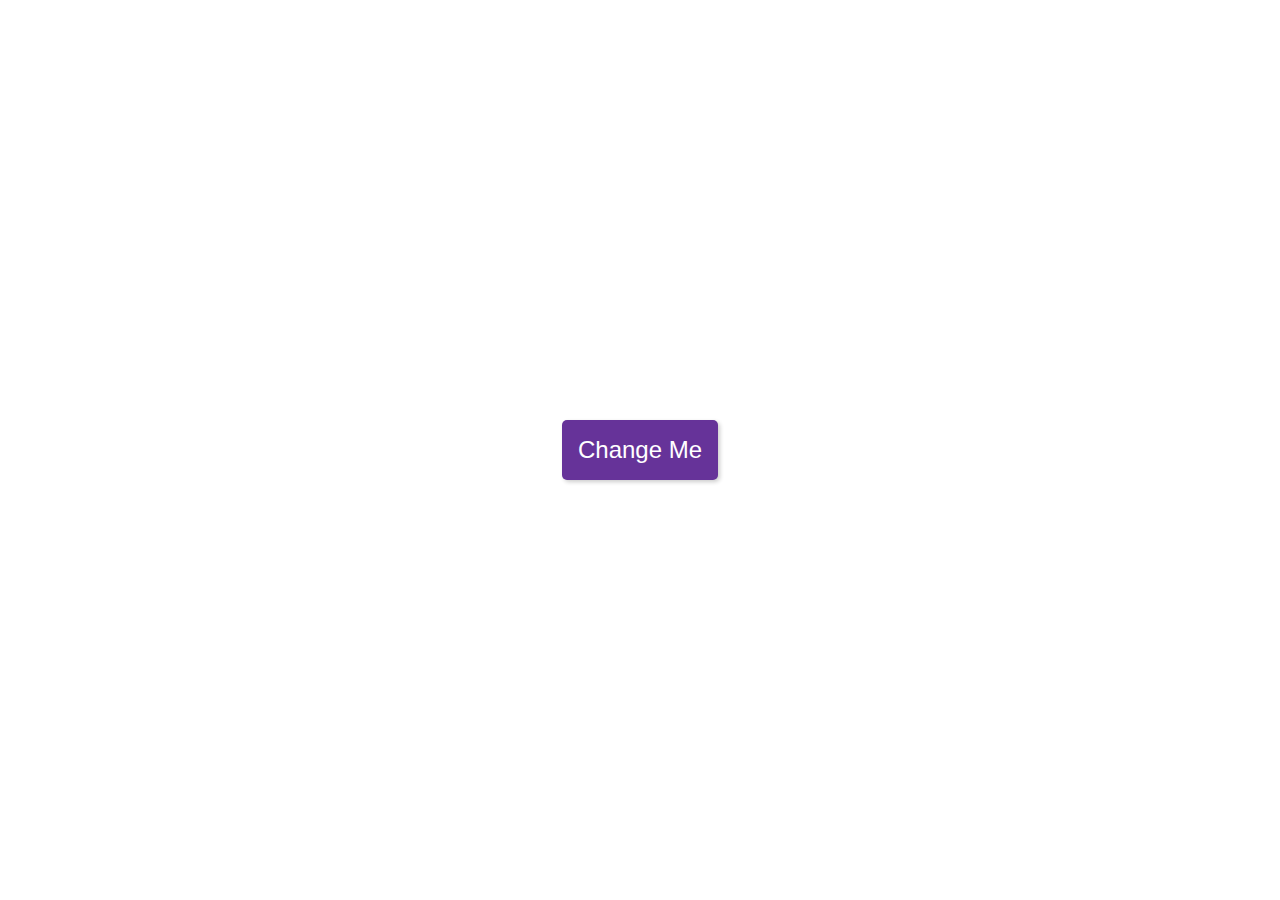
<file: background-changer/index.html>
<!DOCTYPE html>
<html lang="en">
  <head>
    <meta charset="UTF-8" />
    <meta name="viewport" content="width=device-width, initial-scale=1.0" />
    <link rel="stylesheet" href="style.css" />
    <title>Background Changer</title>
  </head>

  <body>
    <button id="btn">Change Me</button>

    <script src="app.js"></script>
  </body>
</html>
</file>
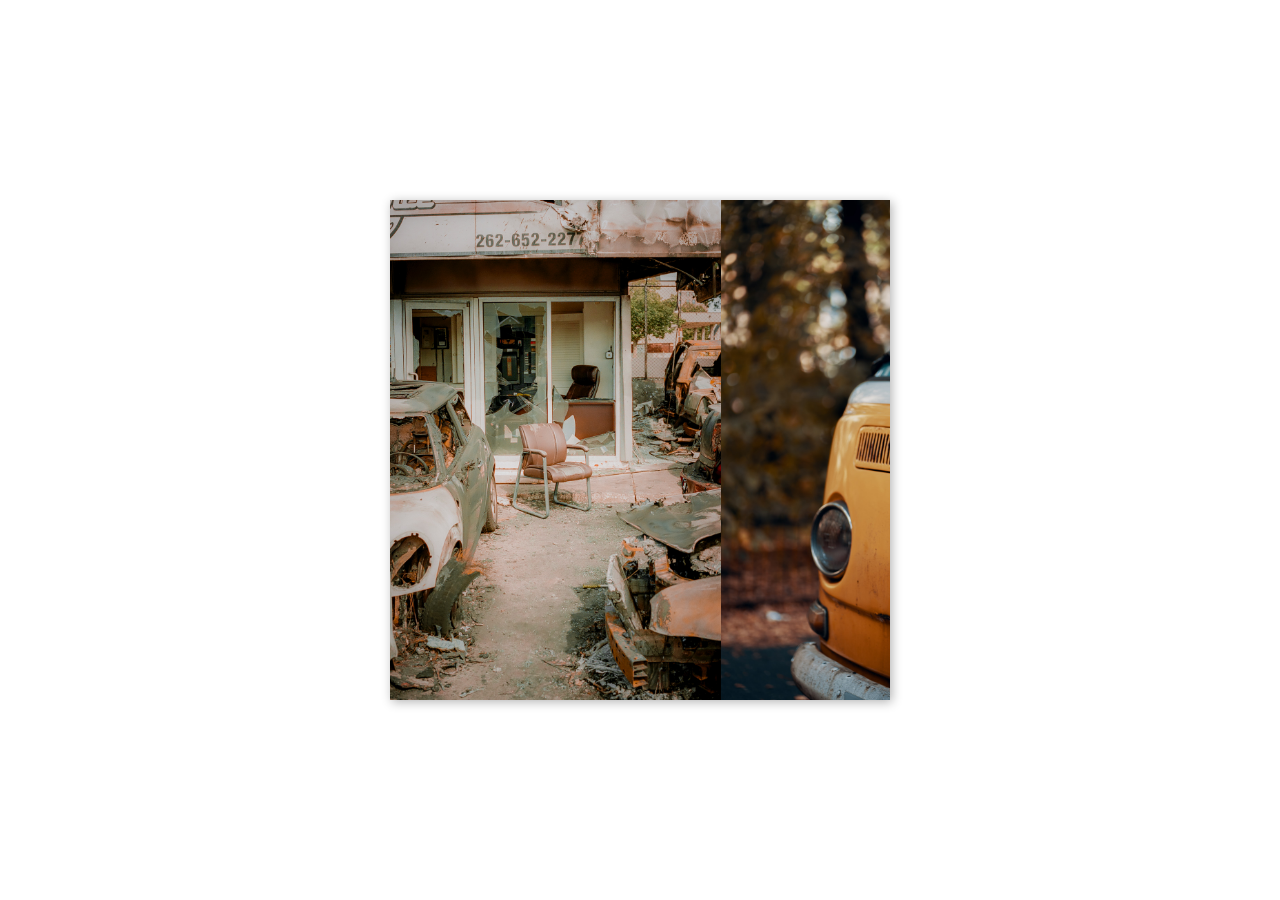
<file: carousel/index.html>
<!DOCTYPE html>
<html lang="en">
  <head>
    <meta charset="UTF-8" />
    <meta name="viewport" content="width=device-width, initial-scale=1.0" />
    <link rel="stylesheet" href="style.css" />
    <title>Carousel</title>
  </head>

  <body>
    <div class="carousel">
      <div id="imgs" class="image-container">
        <img src="./img/alex-simpson-V6X7O2eohvE-unsplash.jpg" alt="" />
        <img src="./img/ross-sneddon-6N9uFyuZOPg-unsplash.jpg" alt="" />
        <img src="./img/sour-moha-k9pQzz9UqKA-unsplash.jpg" alt="" />
      </div>
    </div>
    <script src="app.js"></script>
  </body>
</html>
</file>
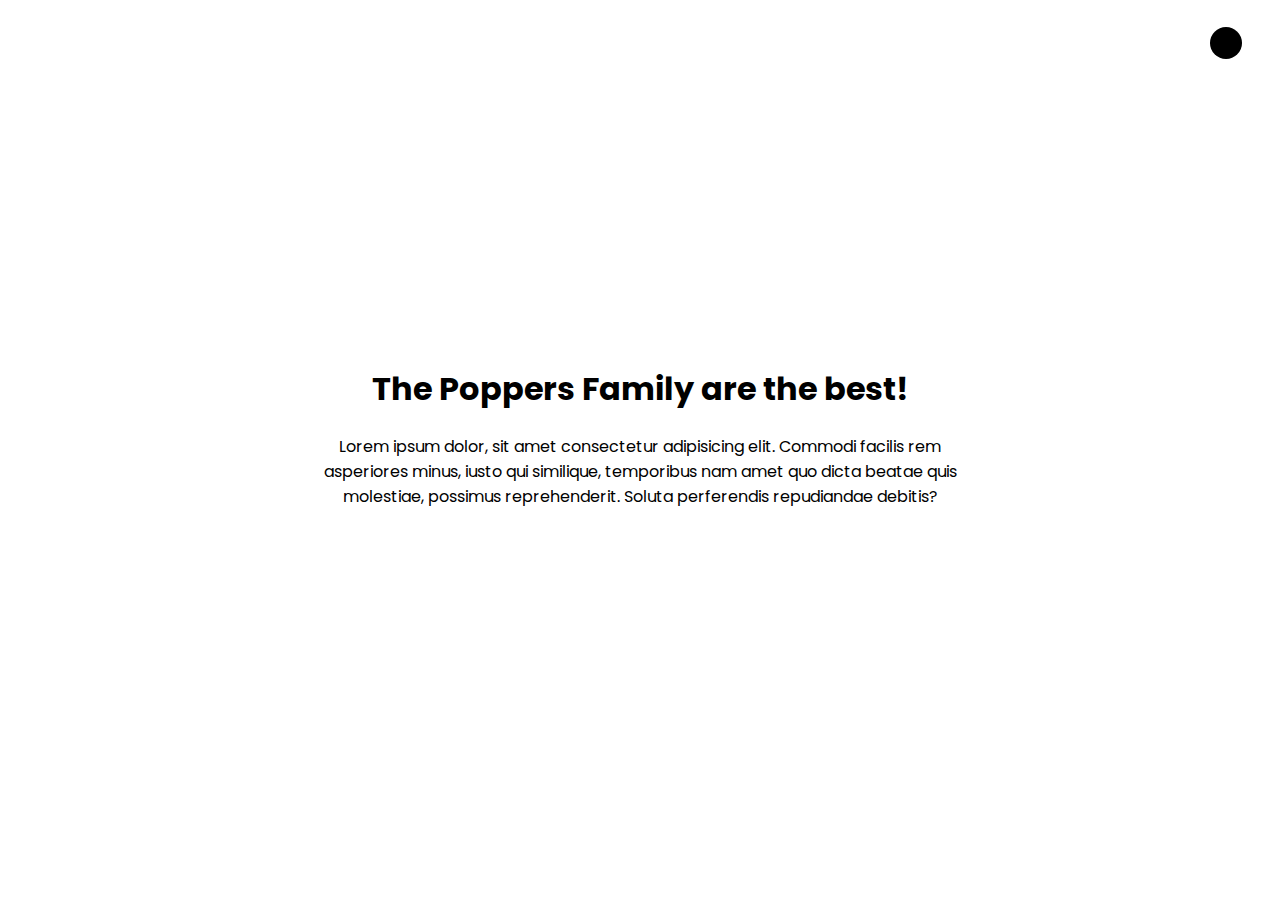
<file: dark-mode-toggle/index.html>
<!DOCTYPE html>
<html lang="en">
  <head>
    <meta charset="UTF-8" />
    <meta name="viewport" content="width=device-width, initial-scale=1.0" />
    <link rel="stylesheet" href="style.css" />
    <title>Dark Mode Toggle</title>
  </head>

  <body>
    <div class="toggle-container">
      <input type="checkbox" id="toggle" name="toggle" />
      <label id="main-label" for="toggle"></label>
    </div>
    <div class="container">
      <h1>The Poppers Family are the best!</h1>
      <p>
        Lorem ipsum dolor, sit amet consectetur adipisicing elit. Commodi
        facilis rem asperiores minus, iusto qui similique, temporibus nam amet
        quo dicta beatae quis molestiae, possimus reprehenderit. Soluta
        perferendis repudiandae debitis?
      </p>
    </div>

    <script src="app.js"></script>
  </body>
</html>
</file>
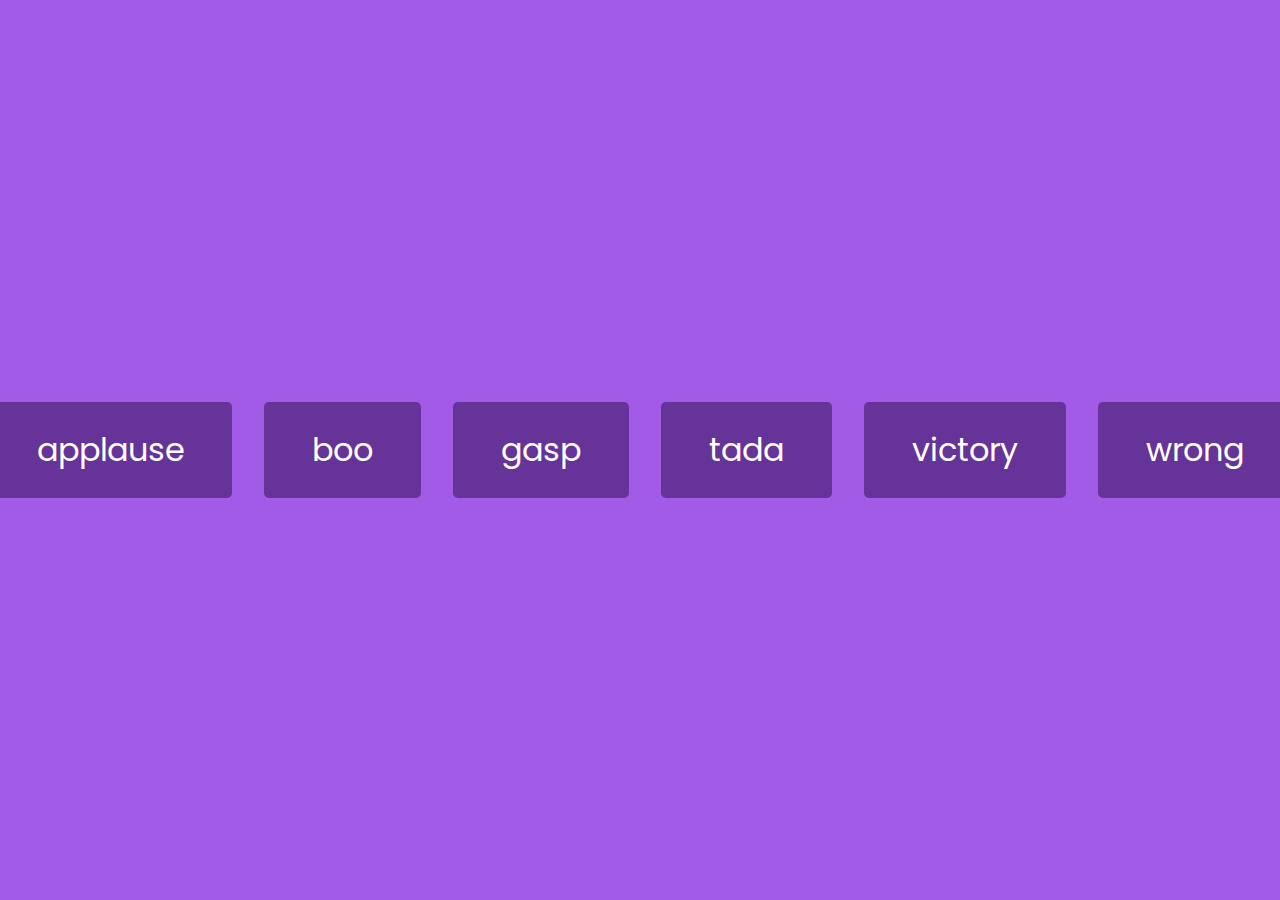
<file: sound-board/index.html>
<!DOCTYPE html>
<html lang="en">
  <head>
    <meta charset="UTF-8" />
    <meta name="viewport" content="width=device-width, initial-scale=1.0" />
    <link rel="stylesheet" href="style.css" />
    <title>Sound Board</title>
  </head>

  <body>
    <audio src=""></audio>
    <audio src=""></audio>
    <audio src=""></audio>
    <audio src=""></audio>
    <audio src=""></audio>
    <audio src=""></audio>
    <script src="app.js"></script>
  </body>
</html>
</file>
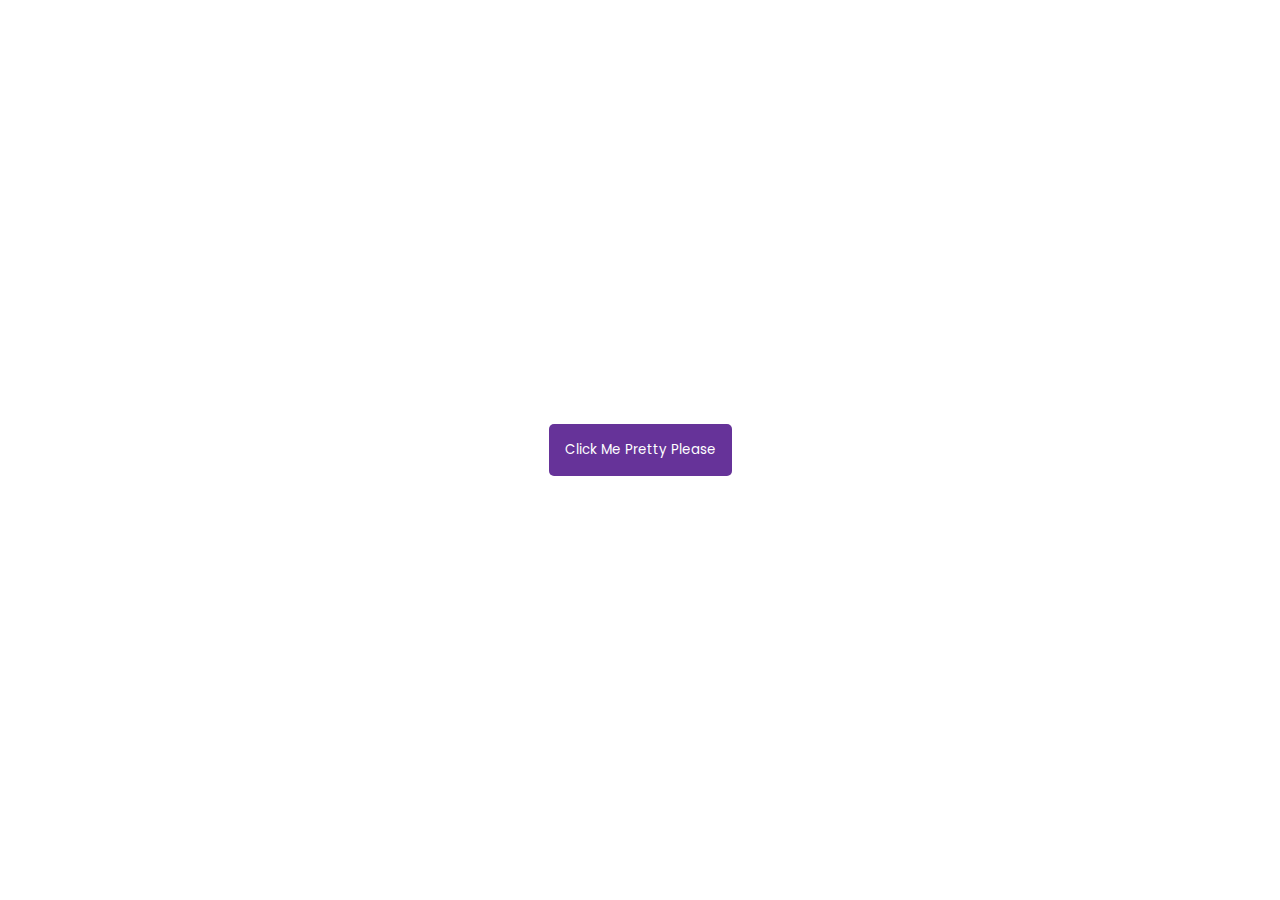
<file: toast-notification/index.html>
<!DOCTYPE html>
<html lang="en">
  <head>
    <meta charset="UTF-8" />
    <meta name="viewport" content="width=device-width, initial-scale=1.0" />
    <link rel="stylesheet" href="style.css" />
    <title>Hamburger</title>
  </head>

  <body>
    <div id="container"></div>
    <button id="btn">Click Me Pretty Please</button>
    <script src="app.js"></script>
  </body>
</html>
</file>
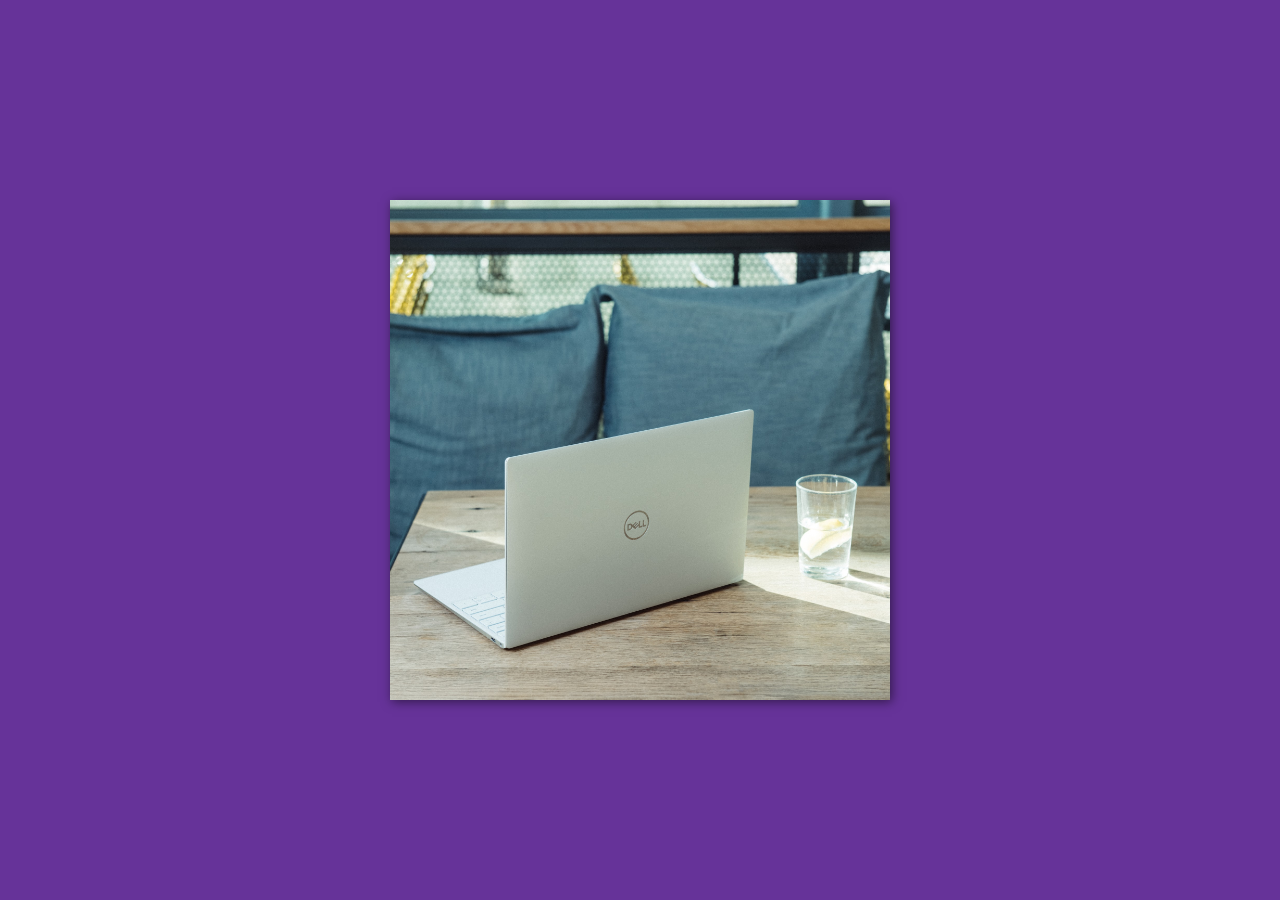
<file: zoom-effect/index.html>
<!DOCTYPE html>
<html lang="en">
  <head>
    <meta charset="UTF-8" />
    <meta name="viewport" content="width=device-width, initial-scale=1.0" />
    <link rel="stylesheet" href="style.css" />
    <title>Zoom Effect</title>
  </head>

  <body>
    <div id="container">
      <img src="./img/xps-e59Y6vqbL7Y-unsplash.jpg" alt="laptop" />
    </div>
    <script src="app.js"></script>
  </body>
</html>
</file>
<file: background-changer/style.css>
@import url("https://fonts.googleapis.com/css2?family=Poppins&display=swap");

* {
  box-sizing: border-box;
}

body {
  display: flex;
  align-items: center;
  justify-content: center;
  font-family: "Poppins", sans-serif;
  min-height: 100vh;
  margin: 0;
}

button {
  background-color: rebeccapurple;
  color: white;
  padding: 1rem;
  font-size: 1.5rem;
  box-shadow: 2px 2px 4px rgba(0, 0, 0, 0.2);
  border-radius: 5px;
  border: none;
  transition: transform 0.1s linear;
}

button:focus {
  outline: none;
}

button:active {
  box-shadow: 0;
  transform: translate(2px, 2px);
}
</file>
<file: carousel/style.css>
@import url("https://fonts.googleapis.com/css2?family=Poppins&display=swap");

* {
  box-sizing: border-box;
}

body {
  display: flex;
  align-items: center;
  justify-content: center;
  font-family: "Poppins", sans-serif;
  min-height: 100vh;
  margin: 0;
}

.carousel {
  width: 500px;
  height: 500px;
  overflow: hidden;
  box-shadow: 2px 2px 10px rgba(0, 0, 0, 0.3);
}

.image-container {
  display: flex;
  transition: transform 0.3s linear;
  transform: translateX(0);
}

img {
  height: 500px;
  width: 500px;
  object-fit: cover;
}
</file>
<file: dark-mode-toggle/style.css>
@import url("https://fonts.googleapis.com/css2?family=Poppins&display=swap");

* {
  box-sizing: border-box;
}

body {
  display: flex;
  flex-direction: column;
  align-items: center;
  justify-content: center;
  font-family: "Poppins", sans-serif;
  min-height: 100vh;
  margin: 0;
  text-align: center;
  transition: background-color 0.3s linear, color 0.3s linear;
}

body.dark {
  background-color: #1f1f1f;
  color: white;
}

.toggle-container {
  position: fixed;
  top: 3vh;
  right: 3vw;
}

.container {
  width: 50vw;
  margin-bottom: 2rem;
}

label {
  display: inline-block;
  width: 2rem;
  height: 2rem;
  background-color: black;
  border-radius: 50%;
  user-select: none;
  transition: background-color 0.3s linear;
}

.white-circle {
  background-color: white;
}

input {
  visibility: hidden;
}
</file>
<file: sound-board/style.css>
@import url("https://fonts.googleapis.com/css2?family=Poppins&display=swap");

* {
  box-sizing: border-box;
}

body {
  background-color: rgb(161, 91, 231);
  display: flex;
  align-items: center;
  justify-content: center;
  font-family: "Poppins", sans-serif;
  min-height: 100vh;
  margin: 0;
}

.btn {
  background-color: rebeccapurple;
  border-radius: 5px;
  border: none;
  margin: 1rem;
  color: white;
  font-family: inherit;
  font-size: 2rem;
  padding: 1.5rem 3rem;
}
</file>
<file: toast-notification/style.css>
@import url("https://fonts.googleapis.com/css2?family=Poppins&display=swap");

* {
  box-sizing: border-box;
}

body {
  display: flex;
  align-items: center;
  justify-content: center;
  font-family: "Poppins", sans-serif;
  min-height: 100vh;
  margin: 0;
}

button {
  background-color: rebeccapurple;
  color: white;
  font-family: inherit;
  padding: 1rem;
  border-radius: 5px;
  border: none;
}

#container {
  position: fixed;
  bottom: 10px;
  right: 10px;
}

.toast {
  background-color: rebeccapurple;
  border-radius: 5px;
  color: white;
  padding: 2rem;
  margin: 1rem;
}
</file>
<file: zoom-effect/style.css>
@import url("https://fonts.googleapis.com/css2?family=Poppins&display=swap");

* {
  box-sizing: border-box;
}

body {
  background-color: rebeccapurple;
  display: flex;
  align-items: center;
  justify-content: center;
  font-family: "Poppins", sans-serif;
  min-height: 100vh;
  margin: 0;
}

#container {
  box-shadow: 2px 2px 10px rgba(0, 0, 0, 0.5);
  width: 500px;
  height: 500px;
  overflow: hidden;
}

img {
  transform-origin: center center;
  width: 100%;
  height: 100%;
  object-fit: cover;
}
</file>
